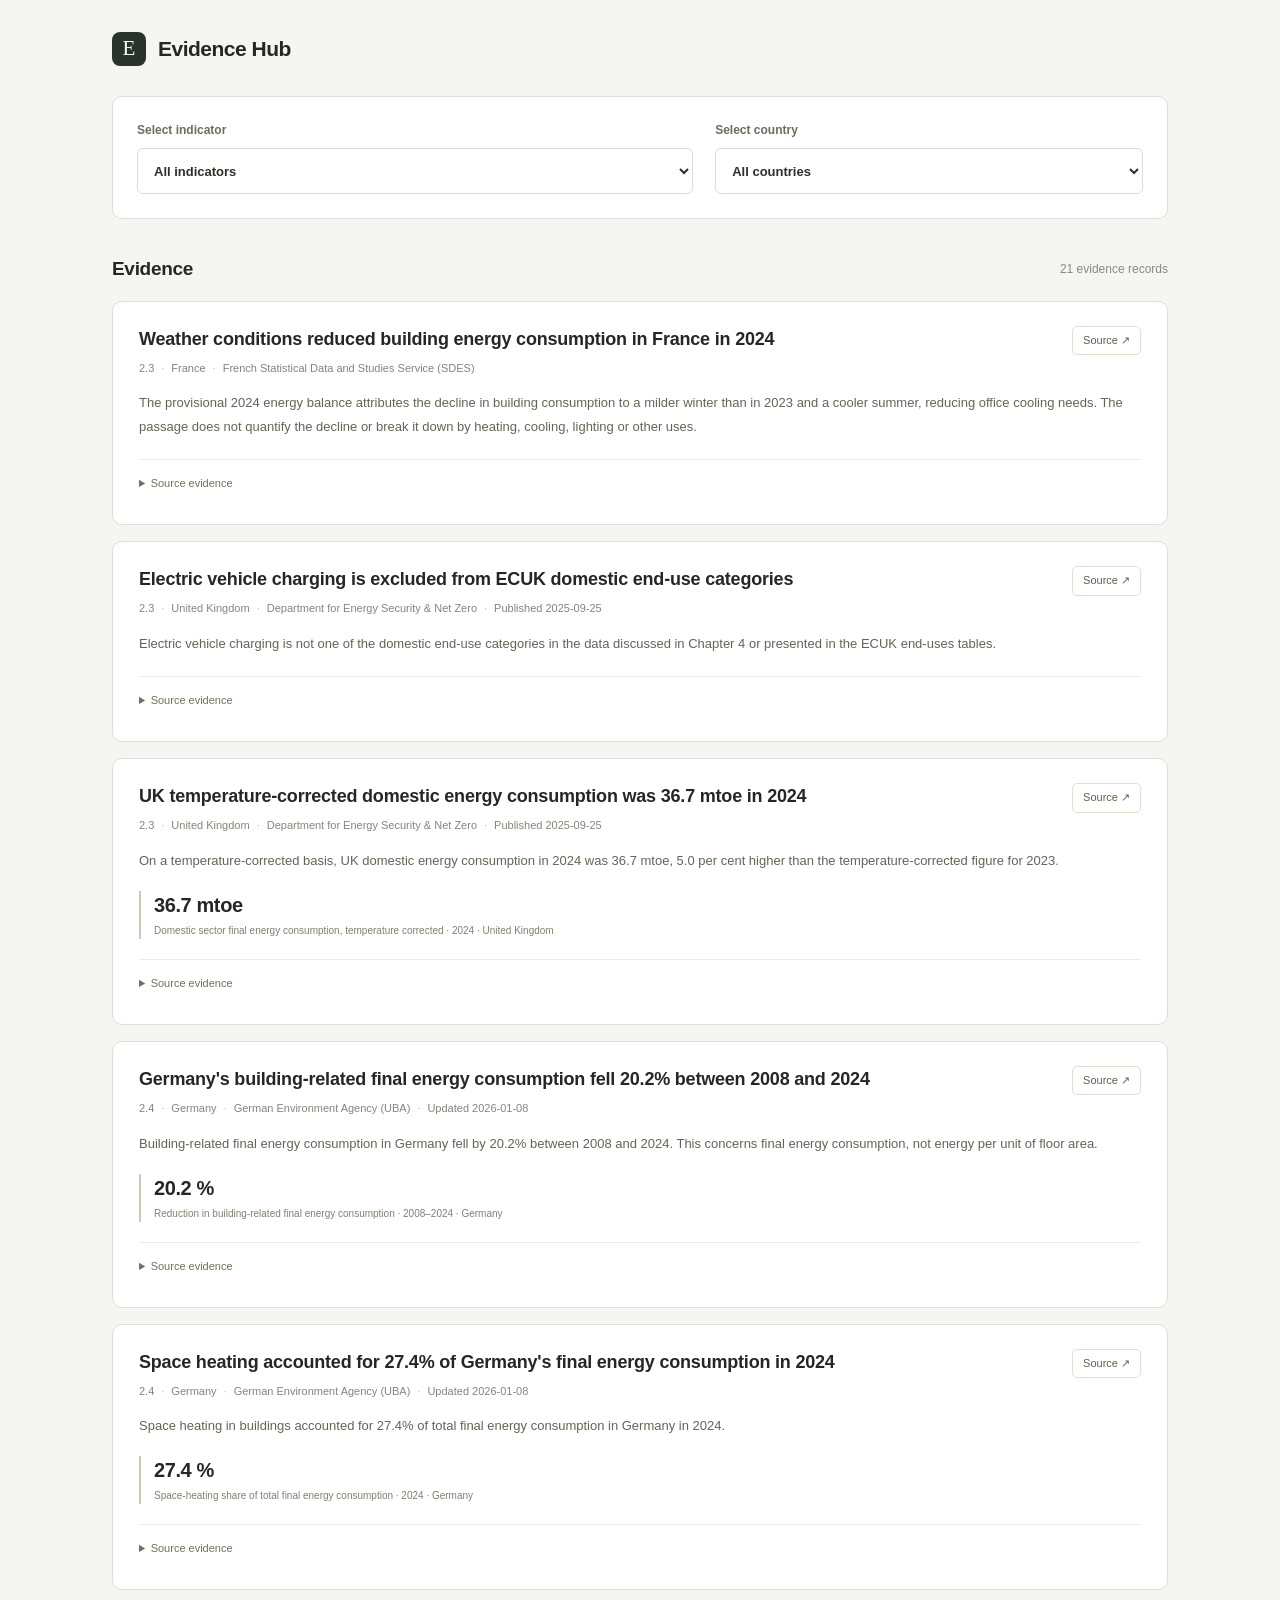
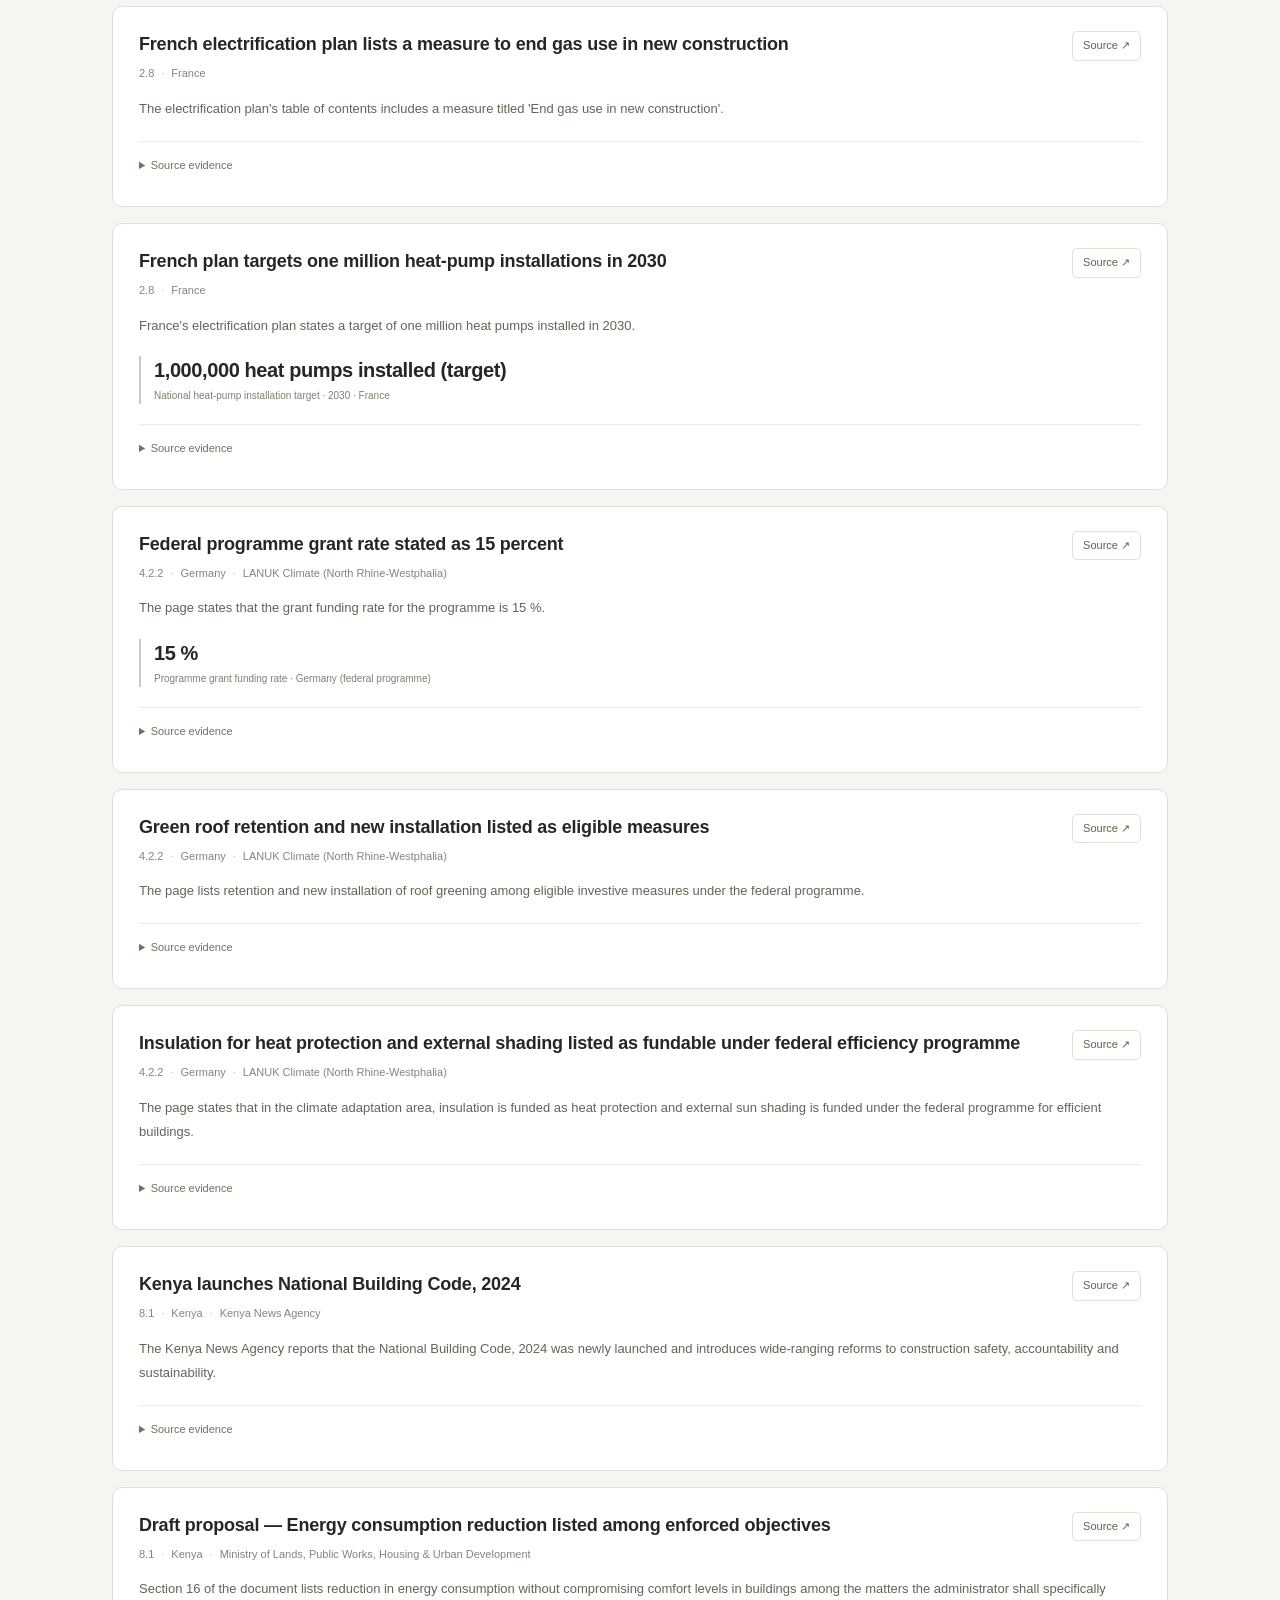
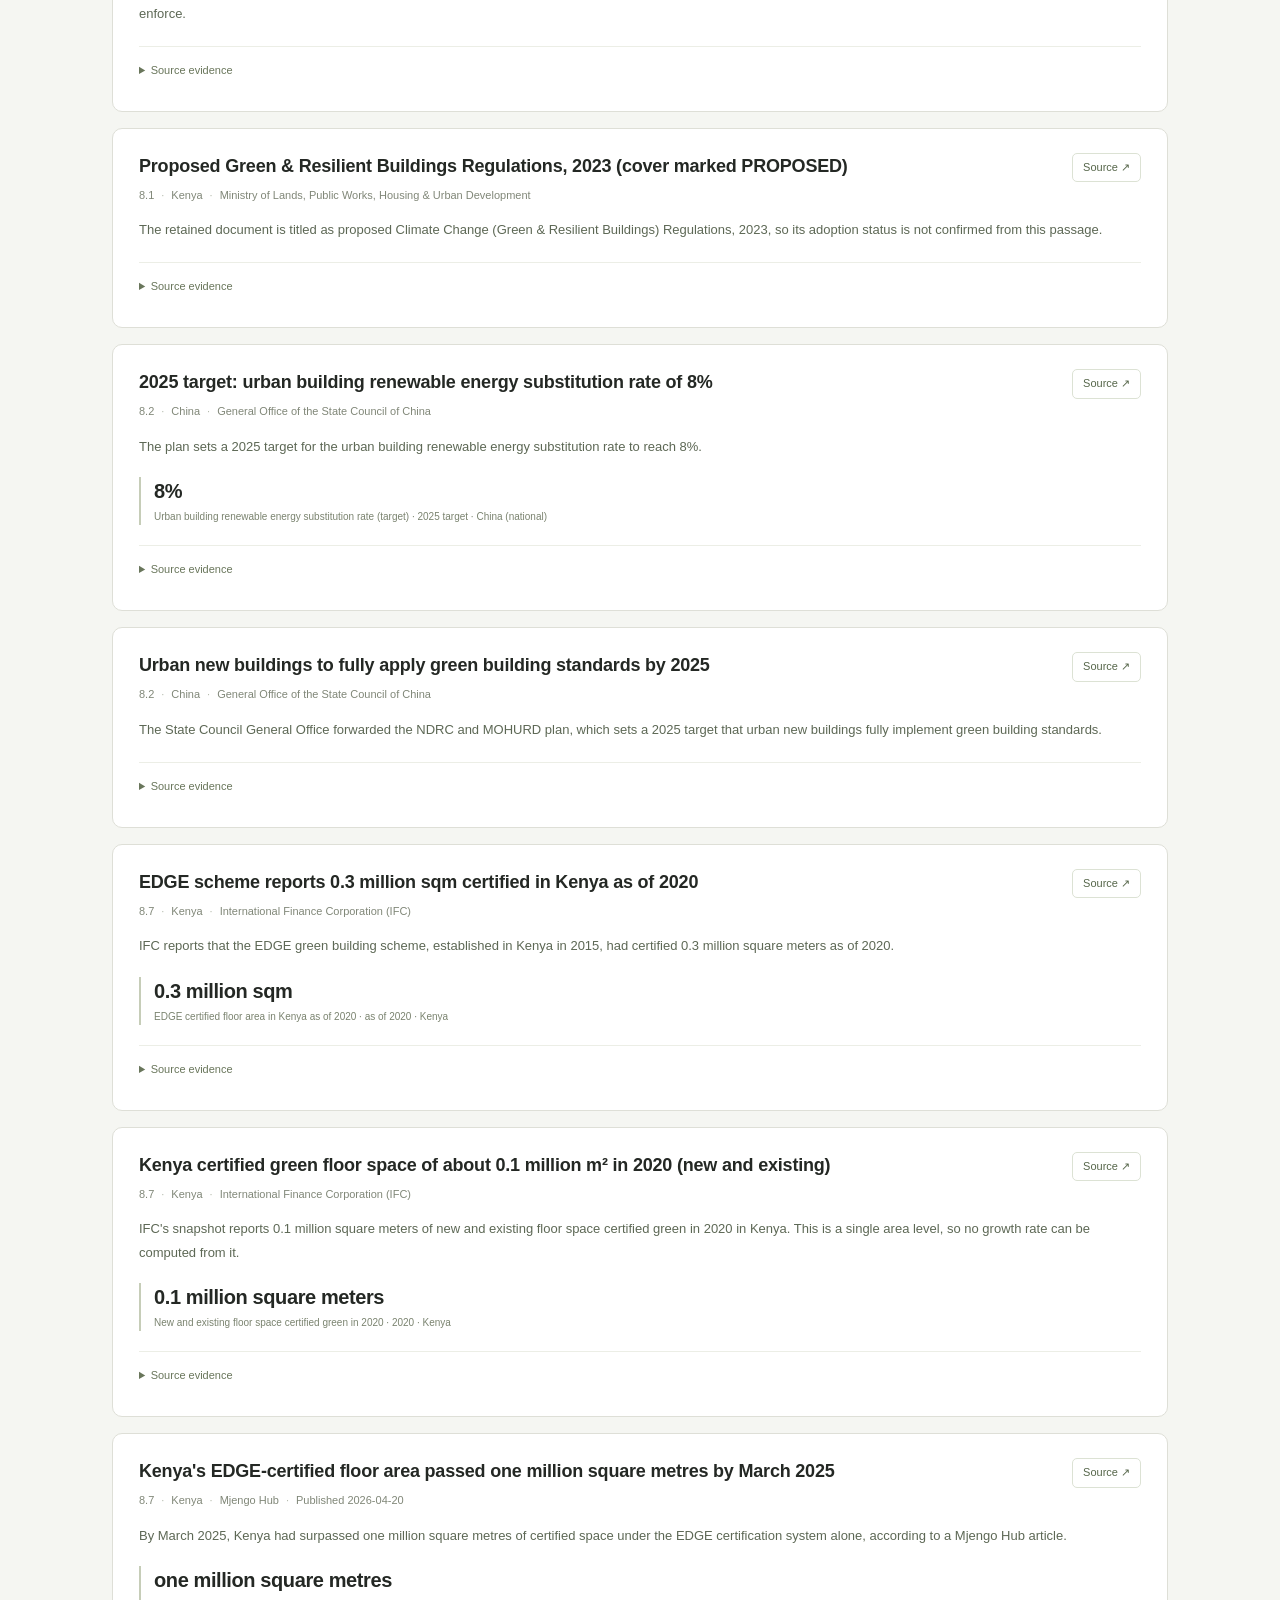
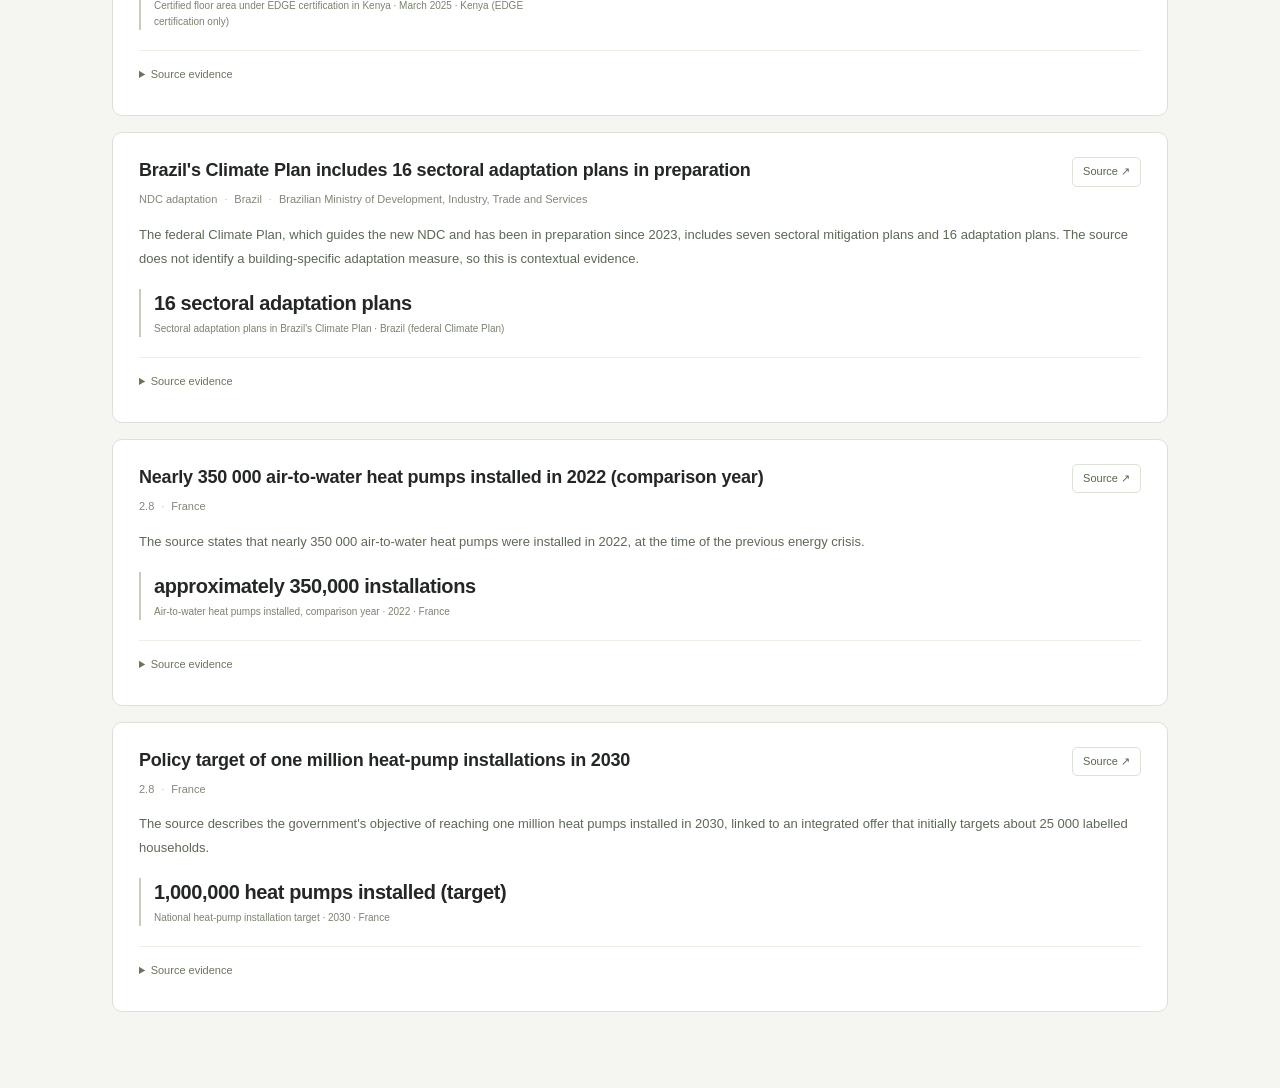
<file: index.html>
<!doctype html>
<html lang="en">
<head>
<meta charset="utf-8"><meta name="viewport" content="width=device-width,initial-scale=1">
<meta name="description" content="Browse building-sector source evidence by indicator and country.">
<title>Evidence Hub</title>
<link rel="stylesheet" href="./assets/evidence-browser-d1c55930cf2b.css">
<script type="module" src="./assets/evidence-browser-45f7999d6b5e.js"></script>
</head>
<body>
<main>
<header><span class="mark" aria-hidden="true">E</span><h1>Evidence Hub</h1></header>
<section class="selectors" aria-label="Evidence selection">
<label for="indicator">Select indicator<select id="indicator"><option value="gold-all">All indicators</option></select></label>
<label for="country">Select country<select id="country"><option value="all">All countries</option></select></label>
</section>
<section aria-labelledby="evidence-heading"><div class="section-heading"><h2 id="evidence-heading">Evidence</h2><span id="result-count" role="status"></span></div><div id="evidence-list"><p class="empty">Loading evidence…</p></div></section>
</main>
<noscript>This page needs JavaScript to select an indicator and country.</noscript>
</body>
</html>
</file>
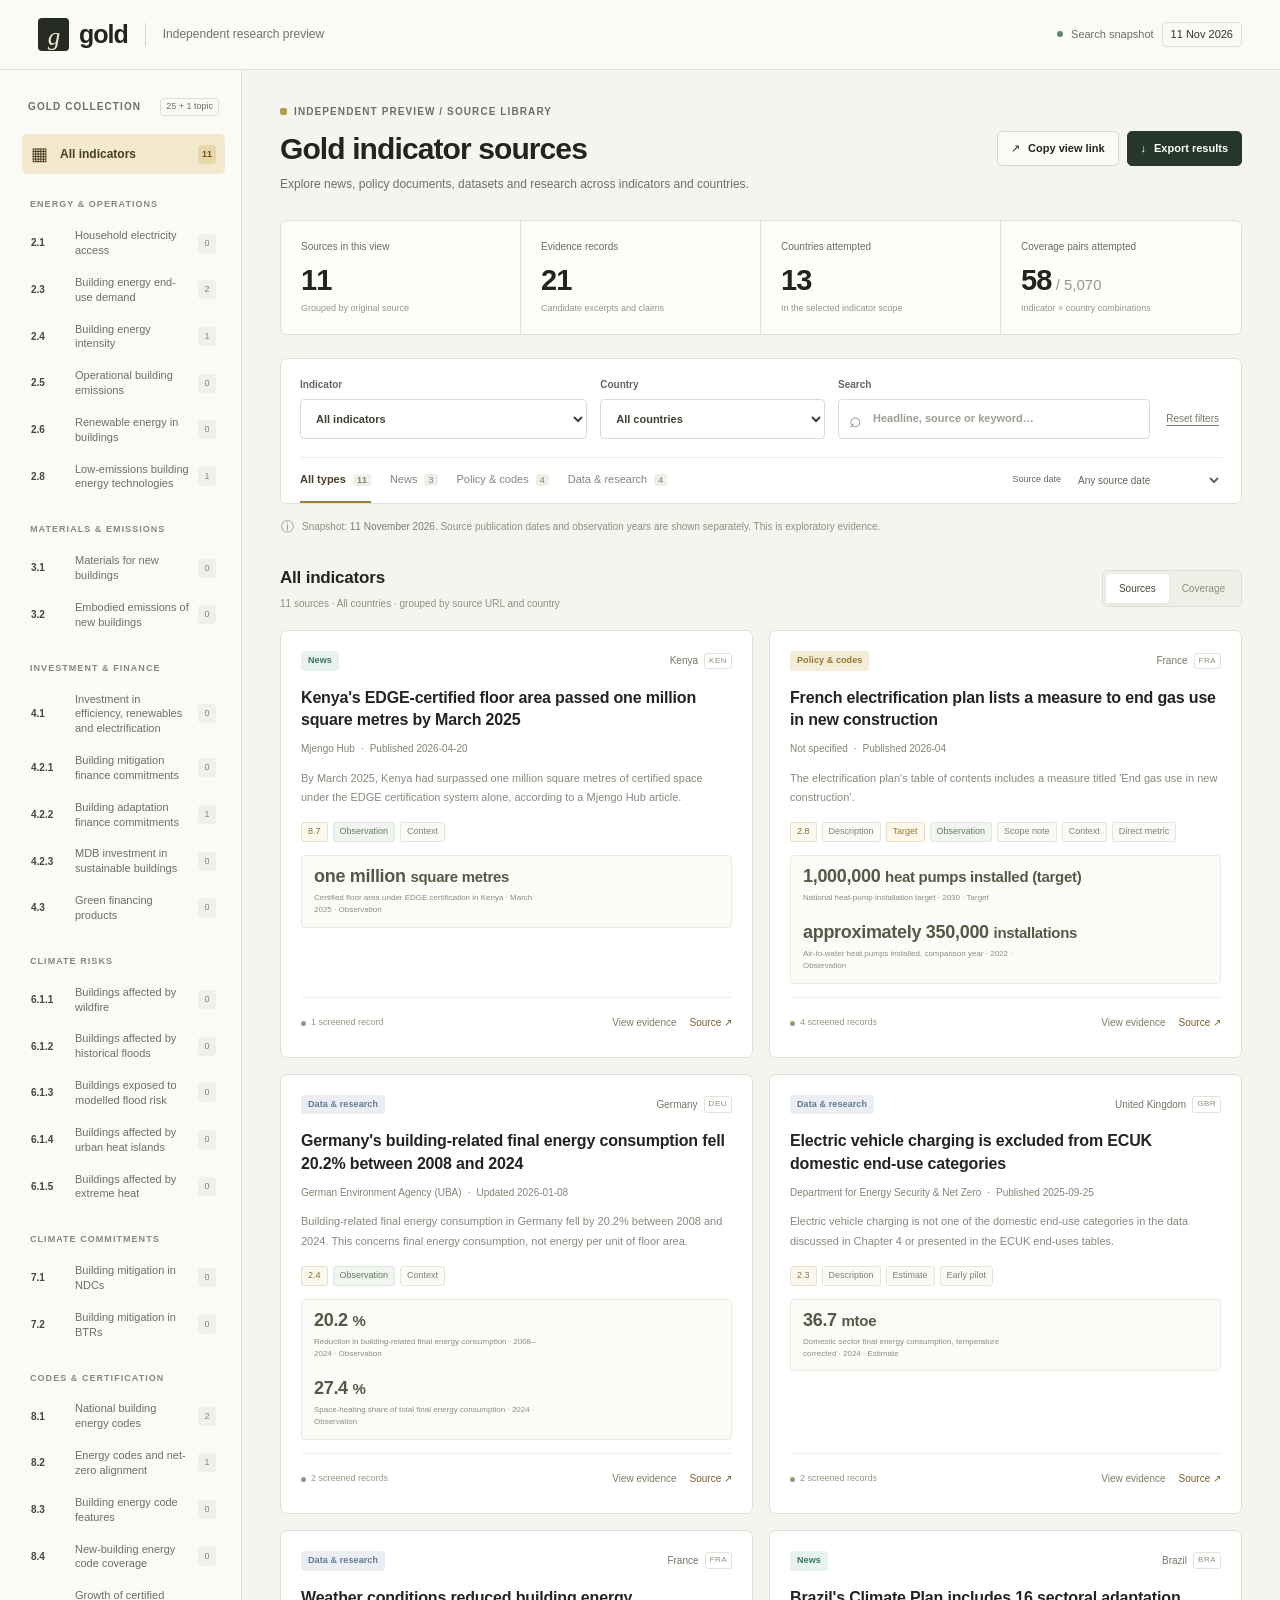
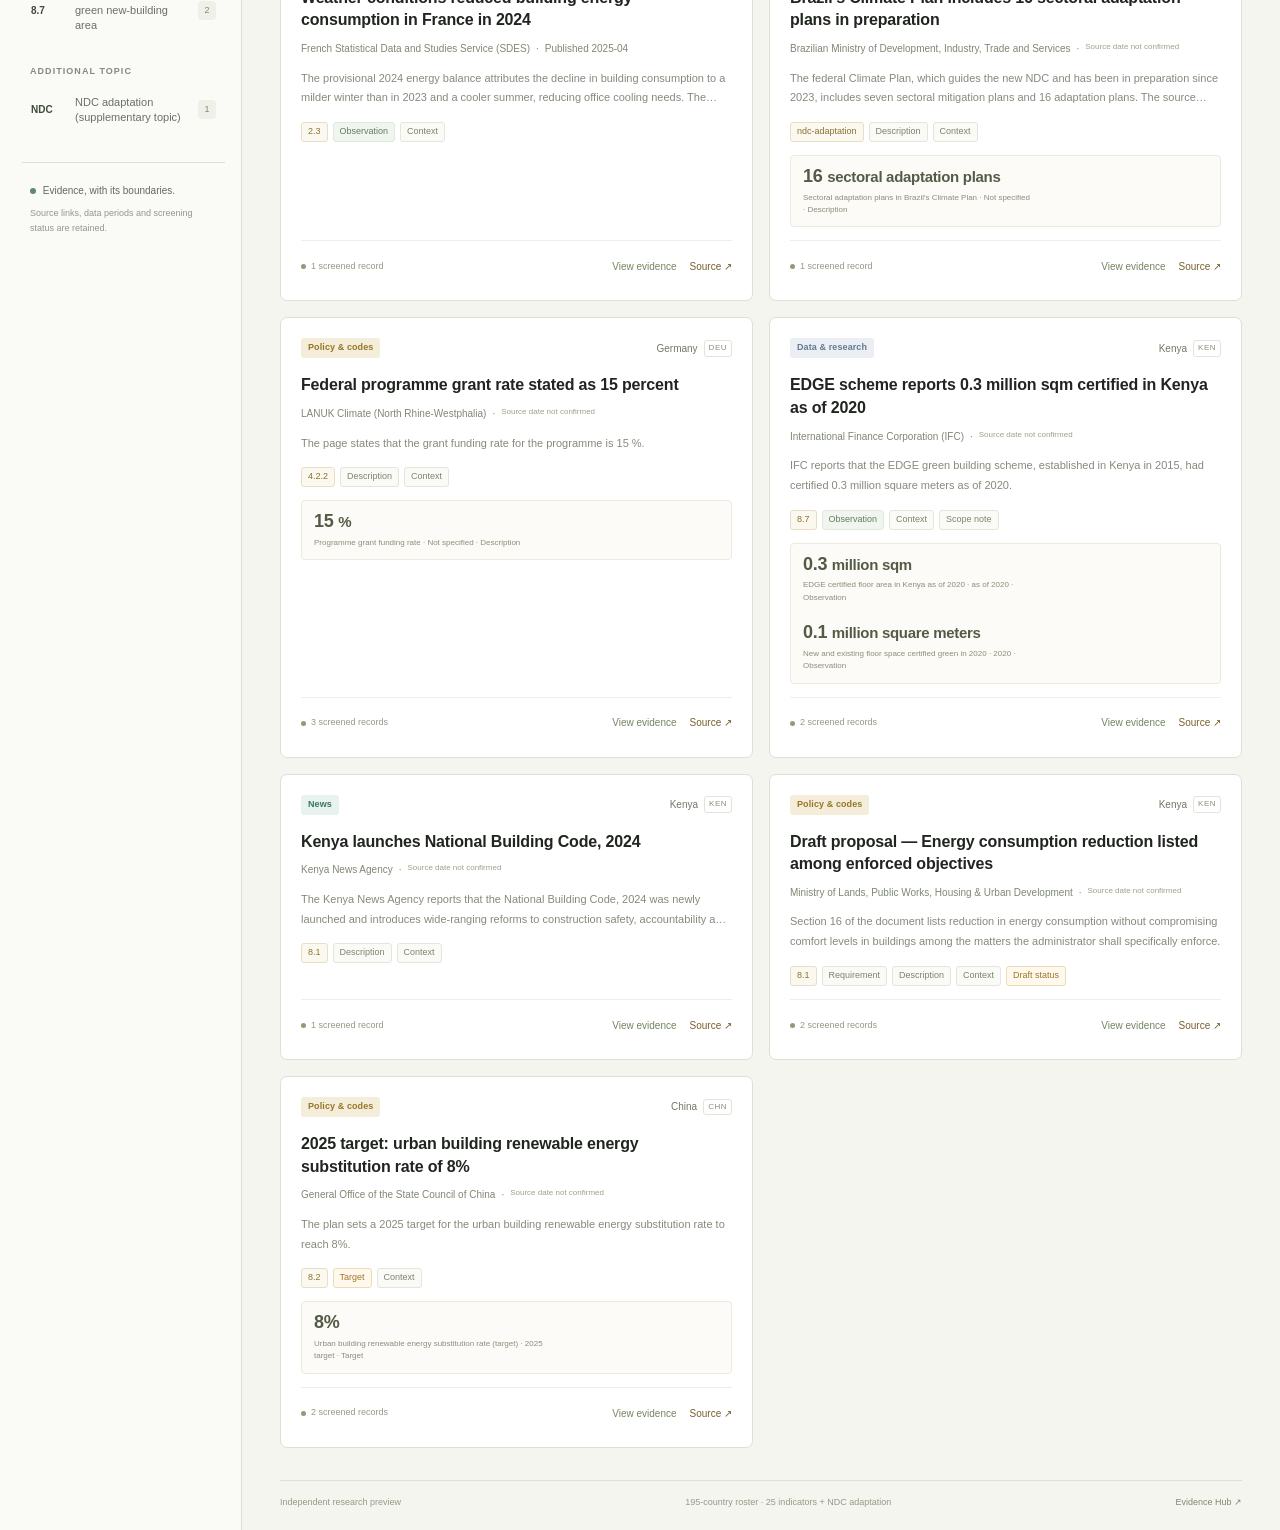
<file: gold-coverage.html>
<!doctype html>
<html lang="en">
<head>
  <meta charset="utf-8">
  <meta name="viewport" content="width=device-width, initial-scale=1">
  <meta name="description" content="Browse news, policies, datasets and research by Gold indicator and country, with source dates and evidence boundaries.">
  <meta name="robots" content="noindex,nofollow">
  <title>Gold Source Explorer | Research Preview</title>
  <link rel="stylesheet" href="styles.css">
  <script type="module" src="app.js"></script>
</head>
<body>
  <a class="skip-link" href="#results">Skip to results</a>
  <header class="site-header" id="site-header">
    <a class="brand" href="./" aria-label="Gold Source Explorer home"><span class="brand-mark" aria-hidden="true">g</span>gold<span class="brand-divider"></span><span class="brand-section">Independent research preview</span></a>
    <div class="header-meta"><span class="status-dot"></span> Search snapshot <span id="snapshot-date">11 Nov 2026</span></div>
  </header>
  <div class="app-layout">
    <aside class="sidebar" aria-label="Indicator navigation">
      <div class="sidebar-heading"><span class="eyebrow">Gold collection</span><span class="outline-badge">25 + 1 topic</span></div>
      <button class="indicator-button all-indicators active" data-indicator="all" aria-pressed="true"><span class="all-icon" aria-hidden="true">▦</span><span>All indicators</span><span class="indicator-count">11</span></button>
      <div id="indicator-navigation"></div>
      <div class="sidebar-footer"><span class="small-dot"></span> Evidence, with its boundaries.<p>Source links, data periods and screening status are retained.</p></div>
    </aside>
    <main id="main">
      <section class="intro">
        <div><div class="eyebrow"><span class="gold-dot"></span> Independent preview / source library</div><h1>Gold indicator sources</h1><p>Explore news, policy documents, datasets and research across indicators and countries.</p></div>
        <div class="intro-actions"><button class="button" id="copy-view" type="button"><span aria-hidden="true">↗</span> Copy view link</button><button class="button primary" id="export" type="button"><span aria-hidden="true">↓</span> Export results</button></div>
      </section>
      <section class="metrics" aria-label="Selected-scope summary">
        <div><span class="metric-label">Sources in this view</span><strong id="metric-sources">—</strong><small>Grouped by original source</small></div>
        <div><span class="metric-label">Evidence records</span><strong id="metric-records">—</strong><small>Candidate excerpts and claims</small></div>
        <div><span class="metric-label">Countries attempted</span><strong id="metric-countries">—</strong><small>In the selected indicator scope</small></div>
        <div><span class="metric-label">Coverage pairs attempted</span><strong id="metric-coverage">—</strong><small>Indicator × country combinations</small></div>
      </section>
      <section class="filter-panel" aria-label="Source filters">
        <div class="filter-grid">
          <label for="indicator">Indicator<select id="indicator"><option value="all">All indicators</option></select></label>
          <label for="country">Country<select id="country"><option value="all">All countries</option></select></label>
          <label for="search" class="search-field">Search<div class="search-wrap"><span aria-hidden="true">⌕</span><input id="search" type="search" placeholder="Headline, source or keyword…" autocomplete="off"></div></label>
          <button class="reset-button" id="reset" type="button">Reset filters</button>
        </div>
        <div class="filter-bottom" id="source-controls">
          <div class="type-tabs" role="group" aria-label="Source type">
            <button class="type-tab active" data-type="all" aria-pressed="true">All types <span></span></button>
            <button class="type-tab" data-type="news" aria-pressed="false">News <span></span></button>
            <button class="type-tab" data-type="policy" aria-pressed="false">Policy & codes <span></span></button>
            <button class="type-tab" data-type="data" aria-pressed="false">Data & research <span></span></button>
          </div>
          <label class="date-label" for="source-date">Source date<select id="source-date"><option value="all">Any source date</option><option value="recent">Within requested window</option><option value="unknown">Date not confirmed</option></select></label>
        </div>
      </section>
      <div class="snapshot-note"><span aria-hidden="true">ⓘ</span><span>Snapshot: <strong>11 November 2026</strong>. Source publication dates and observation years are shown separately. This is exploratory evidence.</span></div>
      <section id="results" tabindex="-1">
        <div class="results-heading"><div><h2 id="results-title">All sources</h2><p id="results-subtitle" aria-live="polite"></p></div><div class="view-switch" role="group" aria-label="View"><button data-view="sources" class="active" aria-pressed="true">Sources</button><button data-view="coverage" aria-pressed="false">Coverage</button></div></div>
        <div id="coverage-controls" class="coverage-controls" hidden><label for="coverage-status">Status<select id="coverage-status"><option value="attempted">Attempted pairs</option><option value="all">All pairs</option><option value="completed">With admitted records</option><option value="no_evidence">Insufficient evidence</option><option value="error">Call failed</option><option value="not_submitted">Not searched</option></select></label><span>Empty results do not establish an absence of source evidence.</span></div>
        <div id="result-list" class="source-grid"></div>
        <div id="pagination" class="pagination" hidden><button class="button" id="previous-page">← Previous</button><span id="page-label"></span><button class="button" id="next-page">Next →</button></div>
      </section>
      <footer class="main-footer"><span>Independent research preview</span><span>195-country roster · 25 indicators + NDC adaptation</span><a href="./">Evidence Hub ↗</a></footer>
    </main>
  </div>
  <dialog id="source-dialog" aria-labelledby="dialog-title"><div class="dialog-top"><span class="eyebrow">Source evidence</span><button class="icon-button" id="close-dialog" aria-label="Close source details">×</button></div><div id="dialog-content"></div></dialog>
  <div id="toast" class="toast" role="status" hidden></div>
  <noscript><p>This source browser needs JavaScript to filter the local search snapshot.</p></noscript>
</body>
</html>
</file>
<file: assets/evidence-browser-d1c55930cf2b.css>
:root{font-family:Inter,-apple-system,BlinkMacSystemFont,"Segoe UI",sans-serif;color:#242824;background:#f5f6f2;font-synthesis:none}*{box-sizing:border-box}body{margin:0;font-size:14px;line-height:1.6}main{max-width:1120px;margin:0 auto;padding:32px 32px 60px}header{display:flex;align-items:center;gap:12px;padding-bottom:30px}.mark{display:grid;place-items:center;width:34px;height:34px;background:#28342b;color:#fafcf6;border-radius:8px;font-family:Georgia,serif;font-size:21px}h1{font-size:21px;letter-spacing:-.5px;font-weight:600;margin:0}.selectors{display:grid;grid-template-columns:1.3fr 1fr;gap:22px;padding:24px;background:white;border:1px solid #dedfd7;border-radius:10px;margin-bottom:35px}label{display:flex;flex-direction:column;gap:8px;font-size:12px;font-weight:550;color:#66705f}select{width:100%;min-width:0;border:1px solid #d9ddd3;border-radius:6px;background:white;color:#293326;padding:12px;font:inherit;font-size:13px;min-height:46px}select:focus-visible,a:focus-visible,summary:focus-visible{outline:3px solid #b5a369;outline-offset:3px}.section-heading{display:flex;justify-content:space-between;gap:16px;align-items:center;margin-bottom:16px}.section-heading h2{font-size:19px;font-weight:600;letter-spacing:-.3px;margin:0}.section-heading span{font-size:12px;color:#858b7e}.evidence-card{background:#fff;border:1px solid #dedfd7;border-radius:10px;padding:24px 26px;margin-bottom:16px}.card-heading{display:flex;justify-content:space-between;gap:24px;align-items:flex-start}.card-heading h3{font-size:18px;line-height:1.45;font-weight:600;margin:0 0 8px;letter-spacing:-.2px}.source-link{flex-shrink:0;color:#57674b;text-decoration:none;border:1px solid #dce2d4;border-radius:5px;padding:5px 10px;font-size:11px;white-space:nowrap}.source-link:hover{background:#f2f5ec}.metadata{color:#808778;font-size:11px;display:flex;gap:7px;flex-wrap:wrap;margin:0 0 14px}.summary{font-size:13px;color:#5d6855;margin:0;line-height:1.85}.figures{display:flex;flex-wrap:wrap;gap:16px;margin:18px 0 0}.figure{border-left:2px solid #c6cdb8;padding-left:13px;max-width:420px}.figure strong{display:block;font-size:20px;font-weight:550;letter-spacing:-.4px;line-height:1.4}.figure span{display:block;color:#7a836f;font-size:10px;margin-top:4px}details{border-top:1px solid #eceee6;margin-top:20px;padding-top:12px;color:#6c775f;font-size:12px}summary{cursor:pointer;display:list-item;font-size:11px;color:#69765b;min-height:28px;padding-top:3px}blockquote{background:#f5f7ef;border-left:2px solid #bac5a7;margin:14px 0;padding:12px 16px;color:#627053;font-size:12px;line-height:1.85;white-space:pre-line}.source-notes{margin:14px 0 0;padding-left:18px;font-size:11px;color:#7b846f;line-height:1.8}.locator{font-size:10px;color:#929986;overflow-wrap:anywhere}.empty{padding:40px 24px;border:1px dashed #ccd4c0;border-radius:8px;color:#7b866e;background:#fafbf7;text-align:center;font-size:13px}.meta-dot{color:#b6bcae}@media(max-width:650px){main{padding:22px 18px 40px}header{padding-bottom:22px}.selectors{grid-template-columns:1fr;gap:16px;padding:18px;margin-bottom:27px}.evidence-card{padding:20px 18px}.card-heading{gap:12px}.card-heading h3{font-size:17px}.source-link{padding:5px 8px}.metadata{font-size:10px}.summary{font-size:12px}}
</file>
<file: styles.css>
:root{color-scheme:light;--ink:#20251f;--muted:#6a7168;--line:#dedfd6;--paper:#f5f5ef;--gold:#b99a4a;--gold-light:#f2e9ce;--green:#38665a;font-family:Inter,-apple-system,BlinkMacSystemFont,"Segoe UI",sans-serif;font-synthesis:none}*{box-sizing:border-box}body{margin:0;background:var(--paper);color:var(--ink);font-size:14px;line-height:1.55}button,input,select{font:inherit}button,a,input,select{touch-action:manipulation}button{cursor:pointer}a{color:inherit;text-decoration:none}button:focus-visible,a:focus-visible,input:focus-visible,select:focus-visible,summary:focus-visible{outline:3px solid #ab873b;outline-offset:3px}button:disabled{cursor:default;opacity:.45}button{color:inherit}button,select,input{min-height:40px}.site-header{height:70px;border-bottom:1px solid var(--line);display:flex;align-items:center;justify-content:space-between;padding:0 38px;background:#fafaf6}.brand{display:flex;align-items:center;gap:10px;font-size:25px;font-weight:700;letter-spacing:-1px}.brand-mark{background:#252a24;color:#f3e9cb;display:inline-grid;place-items:center;width:31px;height:33px;font-family:Georgia,serif;font-style:italic;font-weight:400;border-radius:4px}.brand-divider{height:23px;width:1px;background:#d2d4cb;margin:0 7px}.brand-section{font-size:12px;letter-spacing:0;font-weight:500;color:#6d746a}.header-meta{font-size:11px;color:var(--muted);display:flex;align-items:center;gap:8px}.header-meta span:last-child{font-variant-numeric:tabular-nums;color:#30382c;border:1px solid var(--line);padding:3px 8px;border-radius:4px}.status-dot,.small-dot{height:6px;width:6px;border-radius:50%;background:#608779;display:inline-block}.app-layout{display:grid;grid-template-columns:242px minmax(0,1fr);max-width:1720px;margin:auto}.sidebar{padding:28px 16px 26px 22px;border-right:1px solid var(--line);background:#fafaf6;min-height:calc(100vh - 70px)}.sidebar-heading{display:flex;align-items:center;justify-content:space-between;margin:0 6px 18px}.eyebrow{font-size:10px;letter-spacing:1.1px;text-transform:uppercase;font-weight:650;color:var(--muted);display:flex;align-items:center;gap:7px}.outline-badge{font-size:9px;border:1px solid var(--line);border-radius:4px;padding:1px 5px;color:var(--muted)}.indicator-group{margin-top:24px}.indicator-group h2{font-size:9px;letter-spacing:1.05px;text-transform:uppercase;font-weight:600;color:#858a80;margin:0 8px 8px}.indicator-button{display:flex;align-items:center;width:100%;border:0;background:transparent;text-align:left;padding:8px 9px;min-height:39px;gap:9px;border-radius:5px;line-height:1.35;font-size:11px;color:#6a7167;margin:1px 0}.indicator-button:hover{background:#eeefe8}.indicator-button.active{background:var(--gold-light);color:#4a3d1d;font-weight:650}.indicator-id{font-size:10px;font-weight:650;min-width:35px;font-variant-numeric:tabular-nums;color:#41483c}.indicator-name{flex:1}.indicator-count{font-size:9px;border-radius:4px;min-width:18px;line-height:19px;text-align:center;color:#818777;background:#f0f0e9;margin-left:auto}.indicator-button.active .indicator-count{color:#645120;background:#e7d8ac}.all-indicators{font-size:12px;color:var(--ink)}.all-icon{font-size:18px;margin-right:3px}.sidebar-footer{border-top:1px solid var(--line);padding:20px 8px 0;margin-top:30px;color:#626a5d;font-size:10px}.sidebar-footer .small-dot{margin-right:4px}.sidebar-footer p{color:#92978c;font-size:9px;line-height:1.7;margin:7px 0}main{padding:34px 38px 20px;min-width:0}.intro{display:flex;justify-content:space-between;gap:20px;align-items:center;margin-bottom:27px}.gold-dot{width:7px;height:7px;background:var(--gold);border-radius:2px}.intro h1{font-size:30px;letter-spacing:-.9px;font-weight:570;line-height:1.2;margin:11px 0 8px}.intro p{font-size:12px;color:var(--muted);margin:0}.intro-actions{display:flex;gap:8px;white-space:nowrap}.button{display:inline-flex;align-items:center;justify-content:center;gap:8px;padding:8px 13px;background:#fafaf7;border:1px solid #d5d7cc;border-radius:5px;font-size:11px;font-weight:550;min-height:35px}.button:hover{background:#eeefe7}.button.primary{background:#28372c;border-color:#28372c;color:#fff}.button.primary:hover{background:#3c4b3b}.metrics{display:grid;grid-template-columns:repeat(4,minmax(0,1fr));background:#fdfdf9;border:1px solid var(--line);border-radius:7px;margin-bottom:23px}.metrics>div{padding:18px 20px;border-right:1px solid var(--line);display:flex;flex-direction:column}.metrics>div:last-child{border-right:0}.metric-label{font-size:10px;color:#67705f}.metrics strong{font-size:29px;letter-spacing:-.9px;line-height:1.3;font-weight:550;margin:7px 0 3px;font-variant-numeric:tabular-nums}.metrics small{font-size:9px;color:#92978b}.metrics strong .denominator{color:#969b90;font-size:15px;letter-spacing:0;font-weight:400}.filter-panel{background:#fff;border:1px solid var(--line);border-radius:7px;padding:18px 19px 0}.filter-grid{display:grid;grid-template-columns:1.15fr .9fr 1.25fr auto;gap:13px;align-items:end}.filter-grid label,.date-label,.coverage-controls label{font-size:10px;font-weight:600;color:#626a5e;display:flex;flex-direction:column;gap:6px}select,input{border:1px solid #d9ddd1;border-radius:4px;color:#3b4334;background:#fff;min-width:0;padding:9px 11px;font-size:11px;width:100%}select{padding-right:28px;text-overflow:ellipsis}input::placeholder{color:#9a9e93}.search-wrap{position:relative}.search-wrap>span{position:absolute;left:11px;top:5px;font-size:21px;color:#8e9685}.search-wrap input{padding-left:34px}.reset-button{border:0;background:transparent;text-decoration:underline;text-underline-offset:3px;color:#717b65;font-size:10px;padding:0 3px;white-space:nowrap}.filter-bottom{display:flex;justify-content:space-between;align-items:center;gap:12px;margin-top:18px;border-top:1px solid #eceee5}.type-tabs{display:flex;gap:19px;align-self:stretch}.type-tab{background:none;border:0;border-bottom:2px solid transparent;font-size:11px;padding:13px 0;color:#818877;white-space:nowrap}.type-tab.active{border-bottom-color:#9e8038;color:#493e23;font-weight:650}.type-tab span{font-size:9px;margin-left:4px;background:#eef0e8;border-radius:3px;padding:1px 4px;color:#7d8572}.date-label{flex-direction:row;gap:8px;align-items:center;font-size:9px;font-weight:400;white-space:nowrap}.date-label select{border:0;padding:5px 15px 5px 5px;font-size:10px;background:transparent;min-height:33px;width:153px;color:#606957}.snapshot-note{display:flex;align-items:center;gap:8px;font-size:10px;color:#8b927f;margin:13px 1px 28px}.snapshot-note>span:first-child{font-size:13px;color:#89947a}.snapshot-note strong{font-weight:500;color:#777f6e}.results-heading{display:flex;justify-content:space-between;align-items:center;gap:12px;margin:0 0 18px}.results-heading h2{font-size:17px;font-weight:600;letter-spacing:-.2px;margin:0}.results-heading p{font-size:10px;color:#8a9180;margin:5px 0 0}.view-switch{border:1px solid var(--line);display:flex;border-radius:5px;padding:3px;background:#eeefe7}.view-switch button{font-size:10px;border:0;background:none;padding:5px 13px;min-height:29px;color:#89917b;border-radius:3px}.view-switch button.active{background:#fff;box-shadow:0 1px 3px #25342112;color:#414c36}.source-grid{display:grid;grid-template-columns:repeat(2,minmax(0,1fr));gap:16px}.source-card{background:#fff;border:1px solid #dedfd6;border-radius:7px;padding:20px;display:flex;flex-direction:column;min-width:0;transition:border-color .15s,box-shadow .15s}.source-card:hover{border-color:#bebfae;box-shadow:0 3px 12px #26311807}.card-top{display:flex;align-items:center;justify-content:space-between;gap:9px;margin-bottom:16px}.source-type{font-size:9px;font-weight:600;display:inline-flex;align-items:center;gap:5px;padding:3px 7px;border-radius:3px;letter-spacing:.1px;background:#edf0e8;color:#5e7053}.source-type.news{background:#e8f2ee;color:#397362}.source-type.policy{background:#f4edda;color:#967526}.source-type.data{background:#ebeff4;color:#637990}.source-type svg{width:12px;height:12px}.country-label{font-size:10px;color:#6f7965;display:flex;gap:6px;align-items:center}.country-code{font-size:8px;border:1px solid #e1e4d9;border-radius:3px;padding:1px 4px;letter-spacing:.5px;color:#88927a}.source-card h3{font-size:16px;line-height:1.42;letter-spacing:-.17px;font-weight:600;margin:0 0 9px;overflow-wrap:anywhere}.card-publisher{font-size:10px;color:#7e8873;margin:0 0 12px;display:flex;flex-wrap:wrap;gap:6px}.card-description{font-size:11px;line-height:1.8;color:#848b7d;margin:0 0 14px;display:-webkit-box;-webkit-line-clamp:2;-webkit-box-orient:vertical;overflow:hidden}.record-tags{display:flex;flex-wrap:wrap;gap:5px;margin:0 0 13px}.tag{display:inline-flex;align-items:center;border:1px solid #e4e6dc;border-radius:3px;padding:2px 6px;font-size:9px;color:#7b846e;background:#fafbf7}.tag.indicator{border-color:#e8dfc6;background:#fbf8ef;color:#8a7131;font-variant-numeric:tabular-nums}.tag.target,.tag.draft{border-color:#eddbb6;background:#fff9ed;color:#9c7629}.tag.observation{background:#f0f5f0;color:#617e5c;border-color:#dfe9dc}.tag.method{background:#f0f2f5;border-color:#e0e4e9;color:#708295}.figure-strip{border:1px solid #ece9dd;border-radius:4px;padding:10px 12px;background:#fcfbf7;margin:0 0 13px;display:flex;gap:18px;flex-wrap:wrap}.figure-item{display:flex;flex-direction:column;min-width:0}.figure-item strong{font-size:18px;line-height:1.2;font-weight:550;letter-spacing:-.3px;color:#535b46}.figure-item span{font-size:8px;color:#8a8e7b;margin-top:4px;max-width:230px}.card-bottom{border-top:1px solid #eef0e7;display:flex;align-items:center;justify-content:space-between;gap:10px;padding-top:12px;margin-top:auto}.screening-status{font-size:9px;color:#929a85;display:flex;align-items:center;gap:5px}.screening-status:before{content:"";width:5px;height:5px;background:#8d9d76;border-radius:50%}.card-actions{display:flex;gap:13px;align-items:center}.text-button{border:0;padding:0;background:none;font-size:10px;min-height:27px;color:#758462}.source-link{font-size:10px;color:#77602c;white-space:nowrap}.text-button:hover,.source-link:hover{text-decoration:underline;text-underline-offset:3px}.source-date-unconfirmed{font-size:8px;color:#a29e8b}.empty-state{grid-column:1/-1;border:1px dashed #d3d8c8;border-radius:6px;text-align:center;padding:50px 24px;background:#fafbf6}.empty-symbol{display:inline-grid;place-items:center;width:41px;height:41px;border:1px solid #dde2d2;border-radius:9px;color:#8e9b7d;font-size:24px;margin-bottom:12px}.empty-state h3{margin:0 0 7px;font-size:17px;font-weight:550}.empty-state p{max-width:520px;margin:0 auto 18px;color:#858e78;font-size:12px;line-height:1.75}.coverage-controls{display:flex;align-items:center;justify-content:space-between;margin:0 0 14px;gap:20px}.coverage-controls label{flex-direction:row;align-items:center;white-space:nowrap;gap:9px}.coverage-controls select{width:190px;font-weight:400}.coverage-controls>span{font-size:10px;color:#8a937c}.coverage-table-wrap{grid-column:1/-1;overflow-x:auto;border:1px solid var(--line);border-radius:6px;background:#fff}.coverage-table{width:100%;border-collapse:collapse;min-width:540px;text-align:left;font-size:11px}.coverage-table th{font-size:9px;text-transform:uppercase;letter-spacing:.5px;color:#88927a;background:#fafbf5;padding:13px 17px;font-weight:600;white-space:nowrap}.coverage-table td{border-top:1px solid #edf0e6;padding:12px 17px;color:#6d795f}.coverage-table td strong{font-weight:550;color:#4b5a3d}.coverage-status{padding:3px 7px;border-radius:3px;background:#f2f3ed;color:#919783;font-size:9px;white-space:nowrap}.coverage-status.completed{color:#5a7751;background:#edf3e8}.coverage-status.error{color:#a86b58;background:#faefeb}.coverage-status.no_evidence{color:#9c8b61;background:#f7f3e8}.pagination{display:flex;align-items:center;justify-content:center;gap:22px;margin-top:18px}.pagination>span{font-size:11px;color:#8b957d}.main-footer{border-top:1px solid var(--line);margin-top:32px;padding-top:15px;display:flex;justify-content:space-between;gap:12px;color:#939a87;font-size:9px}.main-footer a{color:#7f896f}.skip-link{position:fixed;top:-60px;left:20px;background:#222d24;color:white;padding:12px;z-index:100}.skip-link:focus{top:10px}dialog{width:min(850px,calc(100% - 32px));max-height:88vh;border:1px solid #d5dacd;border-radius:9px;padding:25px 28px;background:#fcfdf8;color:var(--ink);box-shadow:0 30px 100px #15200e38}dialog::backdrop{background:#1d291a70;backdrop-filter:blur(2px)}.dialog-top{display:flex;justify-content:space-between;align-items:center;margin-bottom:12px}.icon-button{border:0;background:#edf0e6;border-radius:50%;width:30px;height:30px;min-height:30px;font-size:20px;color:#6c785e}.dialog-title{font-size:24px;line-height:1.35;letter-spacing:-.45px;margin:0 0 10px;font-weight:550}.dialog-source{font-size:11px;color:#77866b;display:flex;gap:12px;flex-wrap:wrap;margin-bottom:22px}.record-detail{border-top:1px solid #dfe4d5;padding-top:21px;margin-top:22px}.record-detail h3{font-size:16px;line-height:1.45;font-weight:550}.record-detail p{font-size:12px;color:#68785b;line-height:1.8}.record-detail blockquote{background:#f0f3e9;border-left:2px solid #adba92;margin:14px 0;padding:13px 16px;font-size:12px;color:#677855;white-space:pre-line}.detail-label{font-size:9px;letter-spacing:.7px;text-transform:uppercase;font-weight:600;color:#909c7f;margin-top:19px}.detail-facts{display:grid;grid-template-columns:1fr 1fr;gap:12px;background:#f5f7ef;padding:13px;border-radius:4px;margin:15px 0}.detail-facts>div{font-size:11px;color:#5d6d50}.detail-facts span{display:block;font-size:9px;color:#8c987d;margin-bottom:3px}.limitations{font-size:11px;color:#7d8970;line-height:1.8;padding-left:18px}.translation-note{font-size:10px!important;font-style:italic;color:#8b967c!important}details{font-size:10px;color:#7e8b70;margin-top:16px}details summary{cursor:pointer;min-height:30px;padding-top:5px}pre{white-space:pre-wrap;overflow-wrap:anywhere;font-size:9px;background:#eef2e6;padding:12px;border-radius:4px;max-height:260px;overflow:auto}.lead-list{padding-left:18px;line-height:1.9;font-size:11px;overflow-wrap:anywhere}.lead-list a{color:#697e4b;text-decoration:underline}.toast{position:fixed;right:25px;bottom:24px;background:#293a28;color:#fff;border-radius:6px;padding:11px 17px;font-size:12px;box-shadow:0 4px 20px #15200e22;z-index:100}[hidden]{display:none!important}.embedded .site-header{display:none}.embedded .sidebar{min-height:100vh}.embedded main{padding-top:24px}.embedded .intro h1{font-size:27px}@media(min-width:1500px){main{padding-left:48px;padding-right:48px}.source-card{padding:24px}.source-card h3{font-size:18px}.card-description{font-size:12px}}@media(max-width:1150px){.app-layout{grid-template-columns:215px minmax(0,1fr)}.sidebar{padding-left:12px;padding-right:10px}main{padding:26px 25px}.intro{align-items:flex-start}.intro-actions{flex-direction:column}.intro h1{font-size:27px}.filter-grid{grid-template-columns:1fr 1fr}.search-field{grid-column:1/2}.reset-button{justify-self:end;align-self:end;min-height:39px}.filter-bottom{flex-wrap:wrap}.type-tabs{gap:17px}.date-label{margin-left:auto}.metrics>div{padding:16px 13px}.metric-label{font-size:9px}.metrics small{font-size:8px}.metrics strong{font-size:26px}}@media(max-width:850px){.app-layout{display:block}.sidebar{display:none}.site-header{padding:0 22px;height:60px}main{padding:24px 22px}.intro h1{font-size:28px}.source-grid{gap:13px}.metrics{margin-bottom:18px}.main-footer{flex-wrap:wrap}.main-footer span:nth-child(2){display:none}}@media(max-width:560px){main{padding:22px 16px}.site-header{padding:0 16px}.brand-section{font-size:10px}.brand-divider{margin:0 3px}.header-meta{font-size:9px}.header-meta .status-dot,.header-meta>span:last-child{display:none}.intro{display:block;margin-bottom:20px}.intro .eyebrow{font-size:9px}.intro h1{font-size:28px}.intro p{font-size:11px;line-height:1.7}.intro-actions{flex-direction:row;margin-top:18px}.intro-actions .button{font-size:10px}.metrics{grid-template-columns:1fr 1fr}.metrics>div{padding:14px 16px}.metrics>div:nth-child(2){border-right:0}.metrics>div:nth-child(-n+2){border-bottom:1px solid var(--line)}.metrics strong{font-size:27px}.metrics small{font-size:8px}.filter-panel{padding:15px 13px 0}.filter-grid{gap:11px}.search-field{grid-column:1/3}.reset-button{grid-column:1/3;justify-self:end;min-height:25px;padding-bottom:5px}.filter-bottom{margin-top:7px;gap:0}.type-tabs{width:100%;gap:19px;justify-content:space-between}.type-tab{font-size:10px;padding:11px 0}.type-tab span{display:none}.date-label{width:100%;justify-content:space-between;border-top:1px solid #eff1e9;font-size:10px}.date-label select{width:180px;text-align:right}.snapshot-note{font-size:9px;align-items:flex-start;margin-bottom:22px}.snapshot-note>span:first-child{line-height:1}.results-heading h2{font-size:16px}.results-heading p{max-width:190px;font-size:9px}.view-switch button{font-size:9px;padding:5px 9px}.source-grid{grid-template-columns:1fr}.source-card{padding:19px}.source-card h3{font-size:17px}.card-description{font-size:11px}.card-publisher{font-size:9px}.card-top{margin-bottom:14px}.coverage-controls{align-items:flex-start;flex-direction:column;gap:8px}.coverage-controls>span{font-size:9px}dialog{padding:20px 18px}.dialog-title{font-size:21px}.detail-facts{grid-template-columns:1fr}.main-footer{font-size:8px}.main-footer>a{margin-left:auto}.pagination{gap:10px}.pagination .button{font-size:10px}}
</file>
